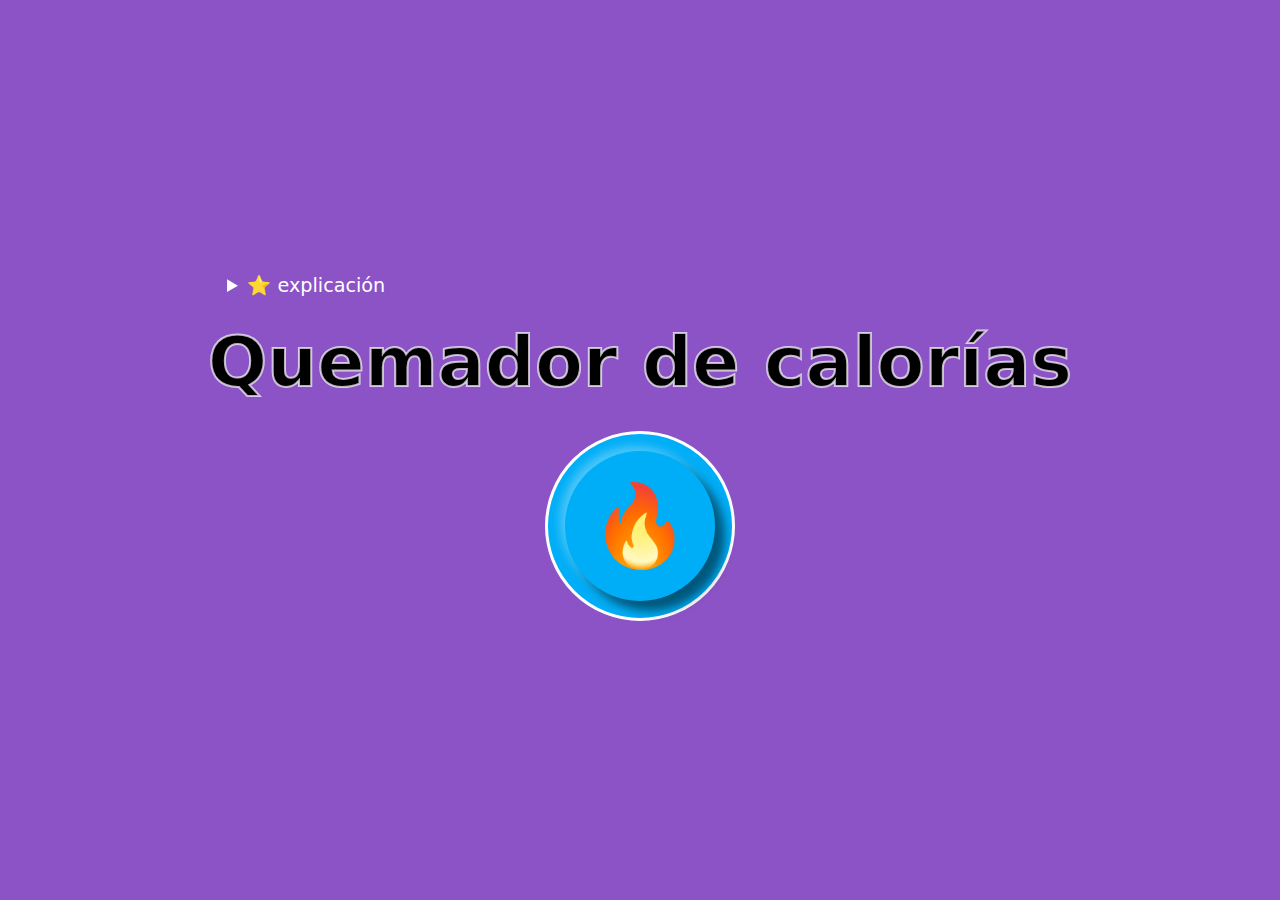
<file: burn-calories/index.html>
<!DOCTYPE html>
<html lang="en">

<head>
    <meta charset="UTF-8">
    <meta name="viewport" content="width=device-width, initial-scale=1.0">
    <link rel="stylesheet" href="css/styles.css">
    <title>Quemador de Calorías</title>
</head>

<body>
    <main>
        <div class="wrapper">
            <details>
                <summary>
                    ⭐️ explicación
                </summary>
                <p>El libro, Convert Anything to Calories, llegó a la conclusión de que, en promedio, una persona con un dedo indice de 10.8 cm^3 y de 11.7 gramos necesitará muuuchos clicks para conservar la línea. Se requieren 16.7 micromoles de adenosín
                    trifosfato (la molécula que transporta energía entre las células) para mover un gramo del cuerpo por un segundo, y como hay 7.3 calorías en un mol (la medida de cantidad de una sustancia) de adenosín trifosfato, en teoría, cada click
                    del mouse debería quemar 1.42 calorías. Aunque el cálculo asume el movimiento de todo el músculo, por lo que la cantidad real puede variar un poco.</p>
                <p>Pero resulta que es sábado y tienes hambre. treinta minutos después te llega una pizza (1,835kCal) con una coca (97kCal), tendrías que hacer 1,360,563 clicks para quemar la cena. Y cómo es sábado seguramente involucrará unas cuantas bebidas
                    alcohólicas: en un Gin & Tonic (120kCal) hay 84,507 clicks, y 131,690.14 por cada cerveza que consumas. En otras palabras, con 427 clicks en promedio por día, la computadora no es un buen ejercicio.
                </p>
            </details>
            <h1>Quemador de calorías</h1>
            <p class="result" id="result"></p>
            <button id="burn" class="burn">🔥</button>
            <p class="result-burn-rest result" id="result-burn-rest"></p>
        </div>
    </main>
    <script>
        const createStore = (reducer, initialState) => {
            let state = initialState
            let updater = () => {}

            const getState = () => state
            const dispatch = (action) => {
                state = reducer(state, action)
                updater()
            }
            const subscribe = (listener) => {
                updater = listener
            }
            return {
                getState,
                dispatch,
                subscribe
            }
        }

        const reducer = (state, action) => {
            switch (action.type) {
                case 'BURN':
                    console.log(action.type)
                    return state + 1.42
                case 'BURN_LESS':
                    return state - 1.42
                default:
                    return state
            }
        }
        const store = createStore(reducer, 0)
        const store_reduce = createStore(reducer, 1360563)
            // store.dispatch()
            // store.getState()
            // store.subscribe()

        store.subscribe(() => {
            window.result.textContent = `Haz quemado ${store.getState()} calorias`
            window['result-burn-rest'].textContent = `Nos resta ${store_reduce.getState()} calorias`
        })

        const burn = () => {
            store.dispatch({
                    type: 'BURN',
                    payload: 1.42,
                }),
                store_reduce.dispatch({
                    type: 'BURN_LESS',
                    payload: 1.42,
                })
        }

        window.burn.addEventListener('click', burn)
    </script>
</body>

</html>
</file>
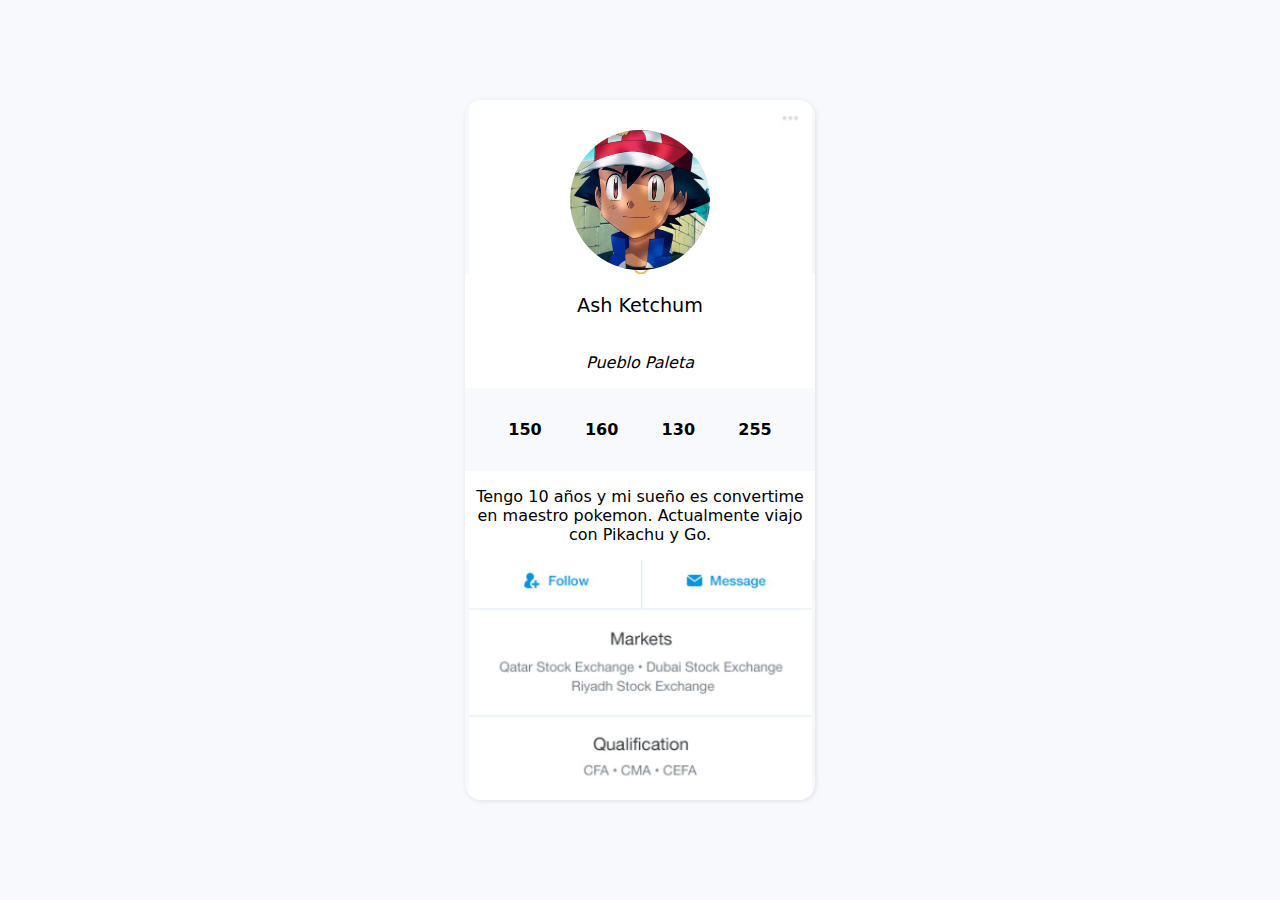
<file: destructuring-assignment/index.html>
<!DOCTYPE html>
<html lang="en">

<head>
    <meta charset="UTF-8" />
    <meta name="viewport" content="width=device-width, initial-scale=1.0" />
    <link rel="stylesheet" href="css/styles.css" />
    <title>Destructuring</title>
</head>

<body>
    <main class="profile">
        <div class="wrapper">
            <div class="profile-content" id="user">
            </div>
        </div>
    </main>
    <script>
        const user = {
            name: "Ash",
            lastName: "Ketchum",
            avatar: "./images/ash.jpg",
            bio: "Tengo 10 años y mi sueño es convertime en maestro pokemon. Actualmente viajo con Pikachu y Go.",
            city: "Pueblo Paleta",
            social: [150, 160, 130, 255],
        };


        function User({
            name,
            lastName,
            avatar,
            bio,
            city,
            social
        }) {
            const [twitter, facebook, instagram, tiktok] = social
            return `
            <div class="user">
                    <img src="${avatar}" alt="${name}" width="140" height="140" />
                    <div class="details">
                        <p>${name} ${lastName}</p>
                    </div>
                    <p class="city"><em>${city}</em></p>
                    <div class="social">
                        <p>${twitter}</p>
                        <p>${facebook}</p>
                        <p>${instagram}</p>
                        <p>${tiktok}</p>
                    </div>
                    <div class="bio">
                        <p>${bio}</p>
                    </div>
                </div>
            `
        }

        window.user.innerHTML = User(user)
    </script>
</body>

</html>
</file>
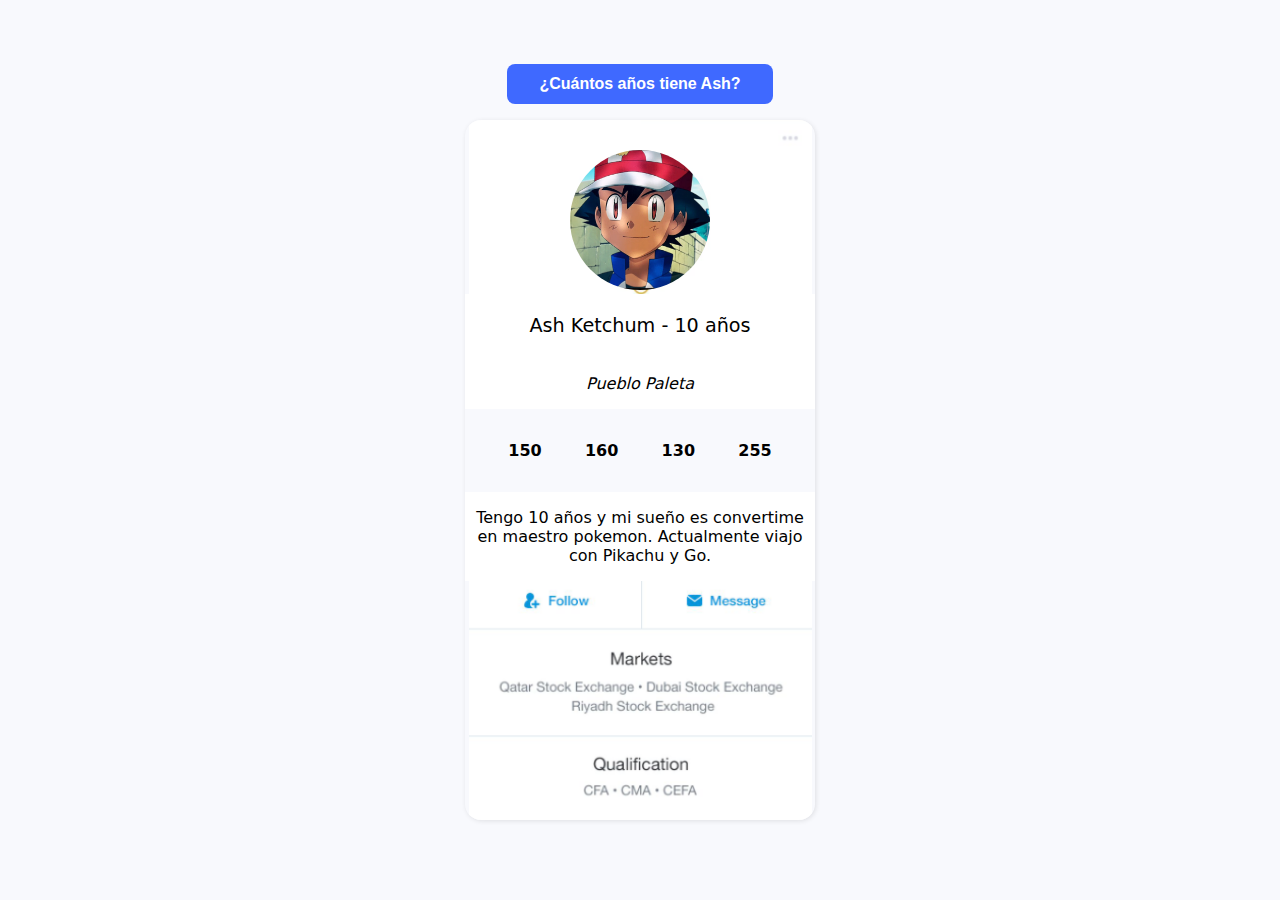
<file: react-hooks/index.html>
<!DOCTYPE html>
<html lang="en">

<head>
    <meta charset="UTF-8" />
    <meta name="viewport" content="width=device-width, initial-scale=1.0" />
    <link rel="stylesheet" href="css/styles.css" />
    <title>Destructuring</title>
</head>

<body>
    <main class="profile">
        <div class="wrapper">
            <button class="button" id="update">¿Cuántos años tiene Ash?</button>
            <div class="profile-content" id="user">
            </div>
        </div>
    </main>
    <script>
        const user = {
            name: "Ash",
            lastName: "Ketchum",
            avatar: "./images/ash.jpg",
            bio: "Tengo 10 años y mi sueño es convertime en maestro pokemon. Actualmente viajo con Pikachu y Go.",
            city: "Pueblo Paleta",
            social: [150, 160, 130, 255],
        }

        function useState(initialState) {
            let value = initialState

            function state() {
                // console.log(value)
                return value
            }

            function setState(newValue) {
                value = newValue
            }

            return [
                state,
                setState,
            ]
        }

        function User({
            name,
            lastName,
            avatar,
            bio: bio_,
            city,
            social
        }) {
            const [twitter, facebook, instagram, tiktok] = social

            const [age, setAge] = useState(10)

            function render() {
                const bio = bio_.replace('10', age)
                return `
                <div class="user">
                    <img src="${avatar}" alt="${name}" width="140" height="140" />
                    <div class="details">
                        <p>${name} ${lastName} - ${age()} años</p>
                    </div>
                    <p class="city"><em>${city}</em></p>
                    <div class="social">
                        <p>${twitter}</p>
                        <p>${facebook}</p>
                        <p>${instagram}</p>
                        <p>${tiktok}</p>
                    </div>
                    <div class="bio">
                        <p>${bio}</p>
                    </div>
                </div> 
                `
            }
            return {
                render,
                setAge,
            }
        }

        const ash = User(user)

        window.update.addEventListener('click', () => {
            const newAge = window.prompt('¿Que edad tendrá Ash?', 10)

            ash.setAge(newAge)
            window.user.innerHTML = ash.render()
        })

        window.user.innerHTML = ash.render()
    </script>
</body>

</html>
</file>
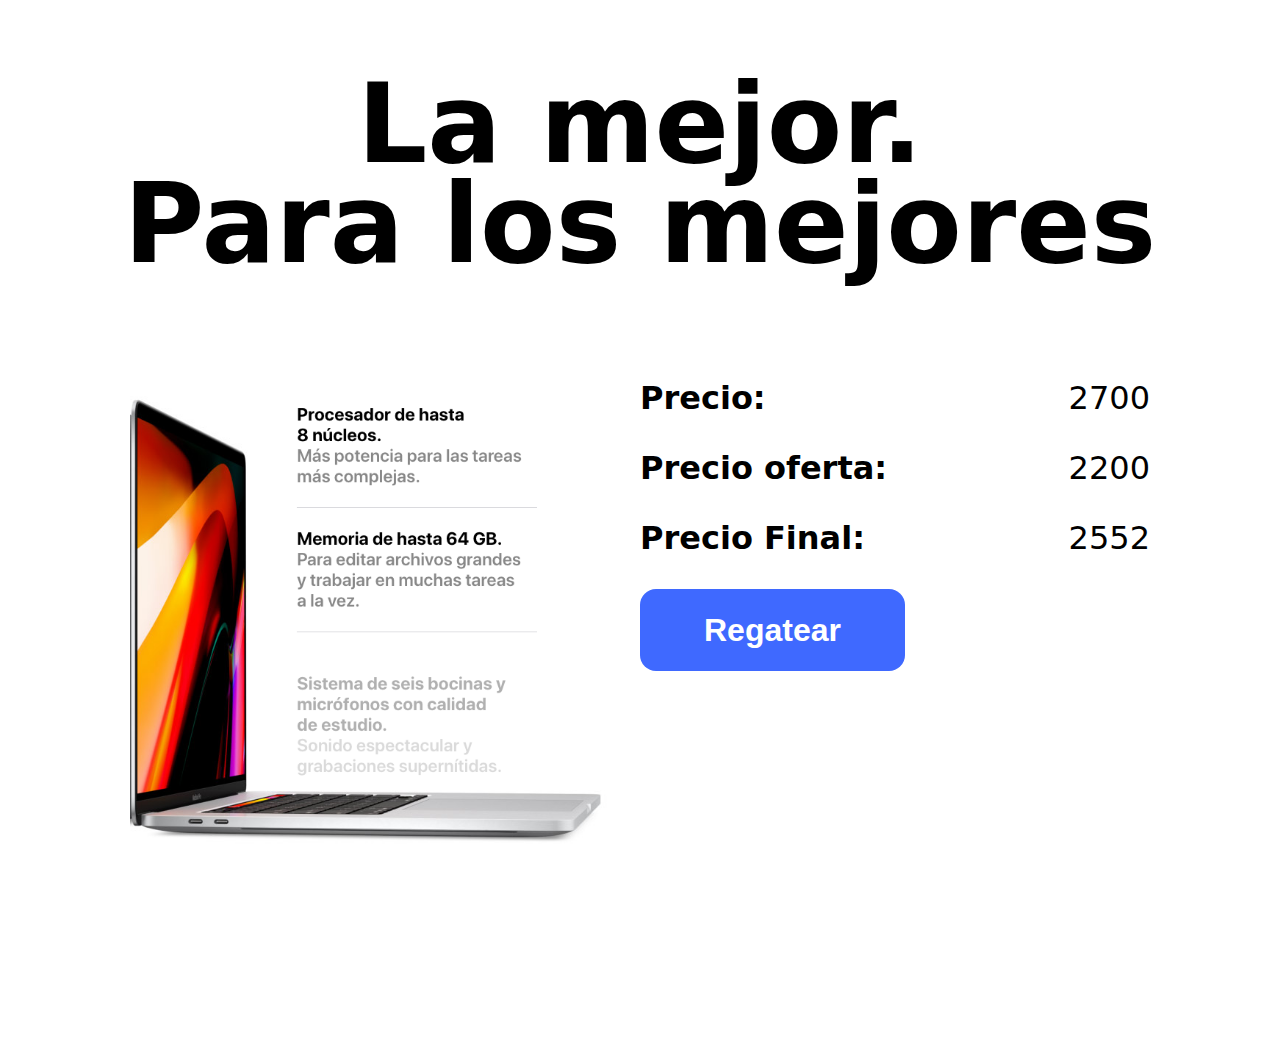
<file: shorthand-property-names/index.html>
<!DOCTYPE html>
<html lang="en">

<head>
    <meta charset="UTF-8">
    <meta name="viewport" content="width=device-width, initial-scale=1.0">
    <title>ShortHand Property Names</title>
    <link rel="stylesheet" href="css/styles.css">
</head>

<body>
    <main>
        <h1>
            La mejor. <br> Para los mejores
        </h1>
        <div class="hero">
            <div class="wrapper">
                <div class="hero-content">
                    <div class="mac"></div>
                    <div class="app">
                        <p>
                            <strong>
                                Precio:
                            </strong>
                            <span id="price">-</span>
                        </p>
                        <p>
                            <strong>
                                Precio oferta:
                            </strong>
                            <span id="offer">-</span>
                        </p>
                        <p>
                            <strong>
                                Precio Final:
                            </strong>
                            <span id="final-price">-</span>
                        </p>
                        <button class="button" id="make-offer">Regatear</button>
                    </div>
                </div>
            </div>
        </div>
    </main>
    <script>
        const price = 2700
        const macbook = {
            price,
            get finalPrice() {
                return this.price * 1.16
            },
            set offer(offer) {
                this.price -= offer
            },
            // getPrice: function(){

            // },
            // Lo comentado arriba es igual a crear esta funcion
            getPrice() {
                console.log(this.price)
            },
            // Los Generadores siempre comienzan con un *
            * discount(offer) {
                // Los yield son los valores que se devuelven dentro de una funcion generadora
                // yield 'Primer Yield'
                // yield 'Segundo Yield'
                // yield 'Tercero Yield'
                let price = this.finalPrice
                while (true) {
                    yield price -= offer
                }
            }
        }
        window.price.textContent = macbook.price
            // Esta linea ejecuta el set offer function automaticamente, cambiando internamente el precio
        macbook.offer = 500
            // Ya una vez modificado el precio internamente, solo queda llamarlo
        window.offer.textContent = macbook.price
            // No es necesario llamar finalPrice(), pues es un get dentro de un objeto
        window['final-price'].textContent = macbook.finalPrice

        const makeAnOffer = macbook.discount(15)
        window['make-offer'].addEventListener('click', () => {
            // Con el metodo next, en base a un generador nos permite recorrer los diversos yield que tuviese este
            // console.log(makeAnOffer.next())
            window['final-price'].textContent = makeAnOffer.next().value
        })
    </script>
</body>

</html>
</file>
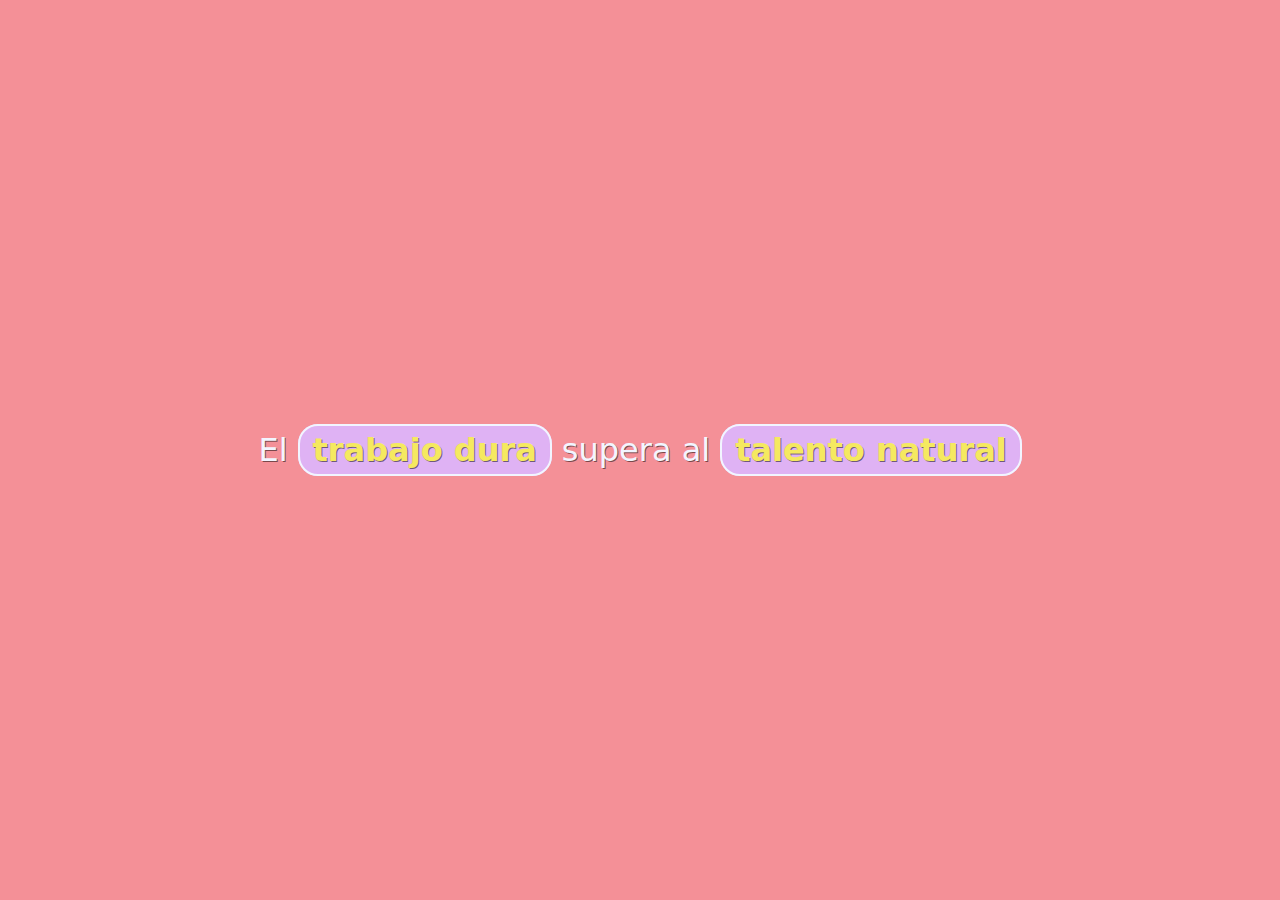
<file: tagged-templates/index.html>
<!DOCTYPE html>
<html lang="en">

<head>
    <meta charset="UTF-8">
    <meta http-equiv="X-UA-Compatible" content="IE=edge">
    <meta name="viewport" content="width=device-width, initial-scale=1.0">
    <title>Tagged Templates</title>
    <style>
        body {
            display: flex;
            margin: 0;
            height: 100vh;
            justify-content: center;
            align-items: center;
            font-family: system-ui;
            background-color: #f49097;
            color: #f2f5ff;
            font-size: 2em;
            text-shadow: 1px 1px rgba(0, 0, 0, .5);
        }
        
        strong {
            color: #f5e960;
            padding: .15em .4em;
            background: #dfb2f4;
            border-radius: 20px;
            border: 2px solid #f2f5ff;
        }
    </style>
</head>

<body>
    <!-- <p>El trabajo dura supera al talento natural</p> -->
    <script>
        function taggedTemplate(strings, ...dynamicValues) {
            // console.log(strings, dynamicValues)
            let newContent = ''
            strings.forEach((string, index) => {
                // console.log(dynamicValues[index])
                // console.log(string)

                //Opcion 1
                // let strong = ''
                // if (dynamicValues[index]) {
                //     strong = `<strong>${dynamicValues[index]}</strong>`
                // }

                // Opcion 2
                const strong = dynamicValues[index] ? `<strong>${dynamicValues[index]}</strong>` : ''

                // newContent = newContent + string + strong
                newContent += `${string} ${strong}`
            })
            console.log(newContent)
            return `<p>${newContent}<p>`
        }
        const message = taggedTemplate `El ${'trabajo dura'} supera al ${'talento natural'}`
        document.body.innerHTML = message
    </script>
</body>

</html>
</file>
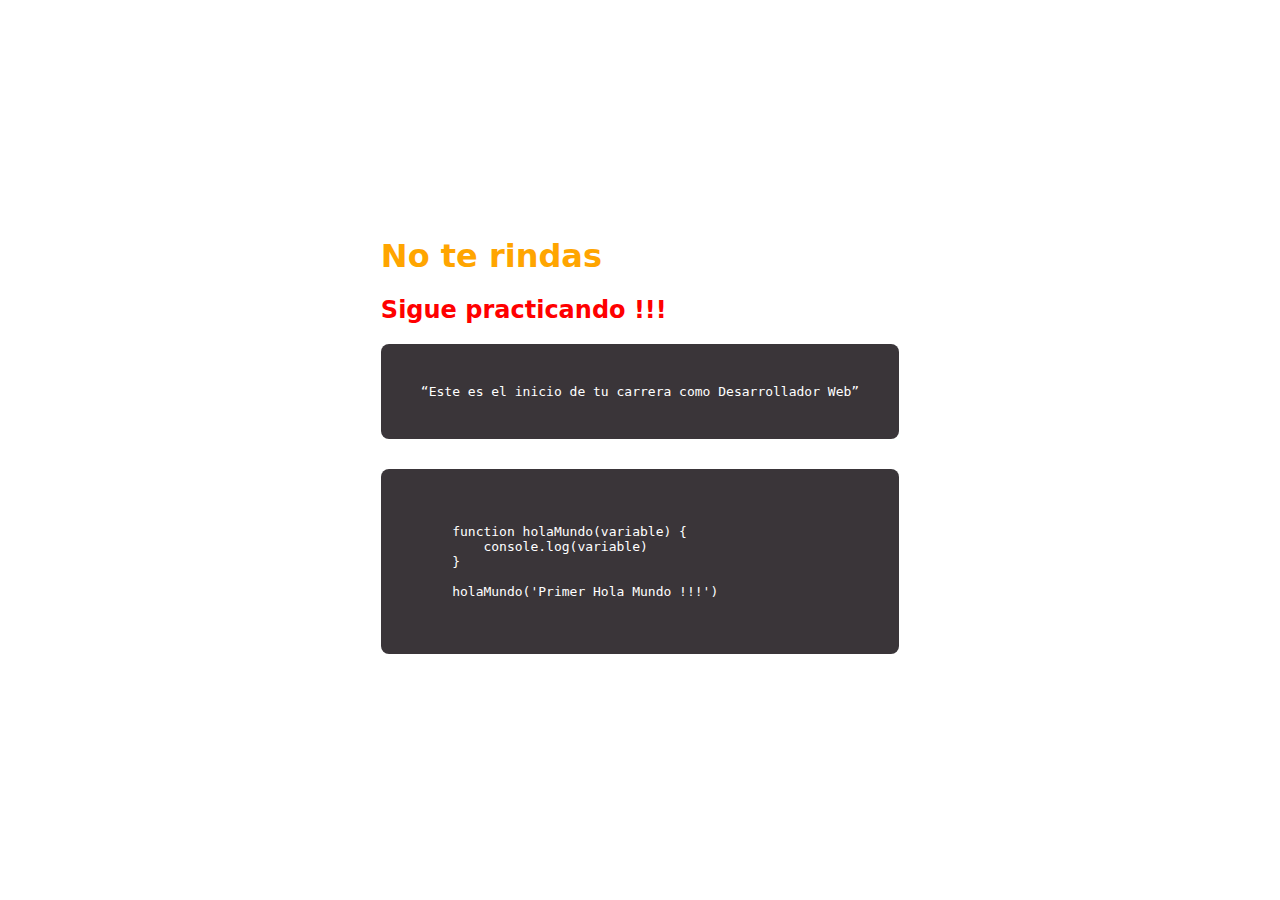
<file: styles-components/reto.html>
<!DOCTYPE html>
<html lang="en">

<head>
    <meta charset="UTF-8">
    <meta http-equiv="X-UA-Compatible" content="IE=edge">
    <meta name="viewport" content="width=device-width, initial-scale=1.0">
    <title>Styles components</title>
    <style>
        body {
            height: 100vh;
            display: flex;
            flex-direction: row;
            justify-content: center;
            align-items: center;
            box-sizing: border-box;
            margin: 0;
        }
    </style>
</head>

<body>
    <div id="container"></div>
    <script>
        function component(strings, ...dynamicValues) {
            return function(props) {
                // .slice() Genera una copia, para este ejemplo una copia de los string que tenemos
                let newContent = strings.slice()
                console.log(newContent)
                dynamicValues.forEach((value, index) => {
                    newContent[index] += props[value]
                })
                return newContent.join('')
            }
        }

        const elementos = ["h1", "h2", "pre", "blockquote"]

        function getTagElement(elements) {

            let styled = {}
            elements.forEach((element) => {
                    console.log(element)
                    console.log(styled[element])
                    styled[element] = (styles) => {
                        return (content) => {
                            return `<${element} style="${styles}">${content}</${element}>`
                        }
                    }
                })
                // console.log(styled)
            return styled
        }

        const styled = getTagElement(elementos)


        // const styled = {
        //     h1: function(styles) {
        //         return function(content) {
        //             return `
        //                 <h1 style="${styles}">${content}</h1>
        //             `
        //         }
        //     }
        // }

        const TitleStyled = styled.h1 `font-family:system-ui;color:orange;`
        const SubTitleStyled = styled.h2 `font-family:system-ui;color:red;`
        const PreContentStyled = styled.pre `background:#3a3539;color:#fff;padding:40px;overflow:auto;border-radius:8px;margin-block-end:30px;`
        const BlockquoteContentStyled = styled.pre `background:#3a3539;color:#fff;padding:40px;overflow:auto;border-radius:8px;margin-block-end:30px;`

        const props = {
            title: 'No te rindas',
            subtitle: 'Sigue practicando !!!',
            precontent: `“Este es el inicio de tu carrera como Desarrollador Web”`,
            blockquote: ` 
    function holaMundo(variable) {
        console.log(variable)
    }

    holaMundo('Primer Hola Mundo !!!')
                        `
        }

        const Title = component `${'title'}` (props)
        const SubTitle = component `${'subtitle'}` (props)
        const PreContent = component `${'precontent'}` (props)
        const Blockquote = component `${'blockquote'}` (props)

        function render(component, container) {
            container.innerHTML += component
        }

        render(TitleStyled(Title), window.container)
        render(SubTitleStyled(SubTitle), window.container)
        render(PreContentStyled(PreContent), window.container)
        render(BlockquoteContentStyled(Blockquote), window.container)
    </script>
</body>

</html>
</file>
<file: burn-calories/css/styles.css>
body {
    margin: 0;
    font-family: system-ui, Helvetica, sans-serif;
    background-color: white;
    text-align: center;
    display: flex;
    align-items: center;
    justify-content: center;
    min-height: 100vh;
    background: #8c53c6;
}

.wrapper {
    max-width: 1020px;
    margin: auto;
}

h1 {
    font-size: 70px;
    margin: 0;
    /* line-height: 100px; */
    -webkit-text-stroke: 2px rgba(255, 255, 255, .7);
}

p {
    max-width: 32em;
    margin: 1em auto;
}

.burn {
    color: white;
    background: #00aef7;
    border: none;
    font-size: 5em;
    line-height: 0;
    border-radius: 50%;
    font-weight: bold;
    cursor: pointer;
    width: 150px;
    height: 150px;
    outline: 0;
    box-shadow: 10px 10px 10px 0 rgba(0, 0, 0, .5), -5px -5px 10px 0 rgba(255, 255, 255, .3);
    position: relative;
}

details {
    text-align: left;
    color: white;
    padding: 1em;
    cursor: pointer;
    line-height: 1.6;
    font-size: 1.2em;
}

.burn:before {
    border: 3px solid white;
    content: '';
    background-color: #00aef7;
    z-index: -1;
    position: absolute;
    left: -20px;
    top: -20px;
    bottom: -20px;
    right: -20px;
    border-radius: 50%;
}

.burn:active {
    box-shadow: inset 10px 10px 10px 0 rgba(0, 0, 0, .5), inset -10px -10px 10px 0 rgba(255, 255, 255, .3);
}

.result {
    font-size: 3em;
    color: white;
    text-shadow: 5px 2px 0 red;
}
</file>
<file: destructuring-assignment/css/styles.css>
body {
    margin: 0;
    font-family: system-ui, Helvetica, sans-serif;
    background-color: white;
    text-align: center;
    display: flex;
    align-items: center;
    justify-content: center;
    min-height: 100vh;
    background: #f8f9fd;
}

.wrapper {
    max-width: 1020px;
    margin: auto;
}

h1 {
    font-size: 110px;
    line-height: 100px;
}

.button {
    color: white;
    background: #3f69ff;
    border: none;
    font-size: 1em;
    padding: 0.7em 2em;
    border-radius: 0.5em;
    font-weight: bold;
    cursor: pointer;
}

.profile {
    flex: 1;
}

.profile-content {
    height: 700px;
    background: url("../images/user.png") center top no-repeat;
    background-size: contain;
    max-width: 350px;
    margin: 1em auto;
    border-radius: 1em;
    box-shadow: 1px 1px 5px rgba(0, 0, 0, 0.1);
}

.user {
    padding-top: 30px;
}

img {
    border-radius: 50%;
}

.details {
    background: white;
    padding: 1px;
    font-size: 1.2em;
}

.social {
    /* margin-top: 50px; */
    padding: 1em 0;
    font-weight: bold;
    background: #f8f9fd;
    display: flex;
    justify-content: space-evenly;
}

.bio {
    display: flex;
    background: white;
}

.city {
    background: white;
    margin: 0;
    padding: 1em;
}
</file>
<file: react-hooks/css/styles.css>
body {
    margin: 0;
    font-family: system-ui, Helvetica, sans-serif;
    background-color: white;
    text-align: center;
    display: flex;
    align-items: center;
    justify-content: center;
    min-height: 100vh;
    background: #f8f9fd;
}

.wrapper {
    max-width: 1020px;
    margin: auto;
}

h1 {
    font-size: 110px;
    line-height: 100px;
}

.button {
    color: white;
    background: #3f69ff;
    border: none;
    font-size: 1em;
    padding: 0.7em 2em;
    border-radius: 0.5em;
    font-weight: bold;
    cursor: pointer;
}

.profile {
    flex: 1;
}

.profile-content {
    height: 700px;
    background: url("../images/user.png") center top no-repeat;
    background-size: contain;
    max-width: 350px;
    margin: 1em auto;
    border-radius: 1em;
    box-shadow: 1px 1px 5px rgba(0, 0, 0, 0.1);
}

.user {
    padding-top: 30px;
}

img {
    border-radius: 50%;
}

.details {
    background: white;
    padding: 1px;
    font-size: 1.2em;
}

.social {
    /* margin-top: 50px; */
    padding: 1em 0;
    font-weight: bold;
    background: #f8f9fd;
    display: flex;
    justify-content: space-evenly;
}

.bio {
    display: flex;
    background: white;
}

.city {
    background: white;
    margin: 0;
    padding: 1em;
}
</file>
<file: shorthand-property-names/css/styles.css>
body {
    margin: 0;
    font-family: system-ui, Helvetica, sans-serif;
    background-color: white;
    text-align: center;
}

.wrapper {
    max-width: 1020px;
    margin: auto;
    padding: 0 2em;
}

h1 {
    font-size: 110px;
    line-height: 100px;
}

.hero-content {
    display: flex;
    /* border: 1px solid red; */
}

.app {
    flex: 1;
    flex-direction: column;
    justify-content: center;
    /* align-items: center; */
    font-size: 2em;
    text-align: left;
}

p {
    display: flex;
    justify-content: space-between;
}

.mac {
    height: 700px;
    flex: 1;
    background: url('../img/mac.png') center top no-repeat;
    background-size: contain;
}

.button {
    color: white;
    background: #3f69ff;
    border: none;
    font-size: 1em;
    padding: .7em 2em;
    border-radius: .5em;
    font-weight: bold;
    cursor: pointer;
}
</file>
